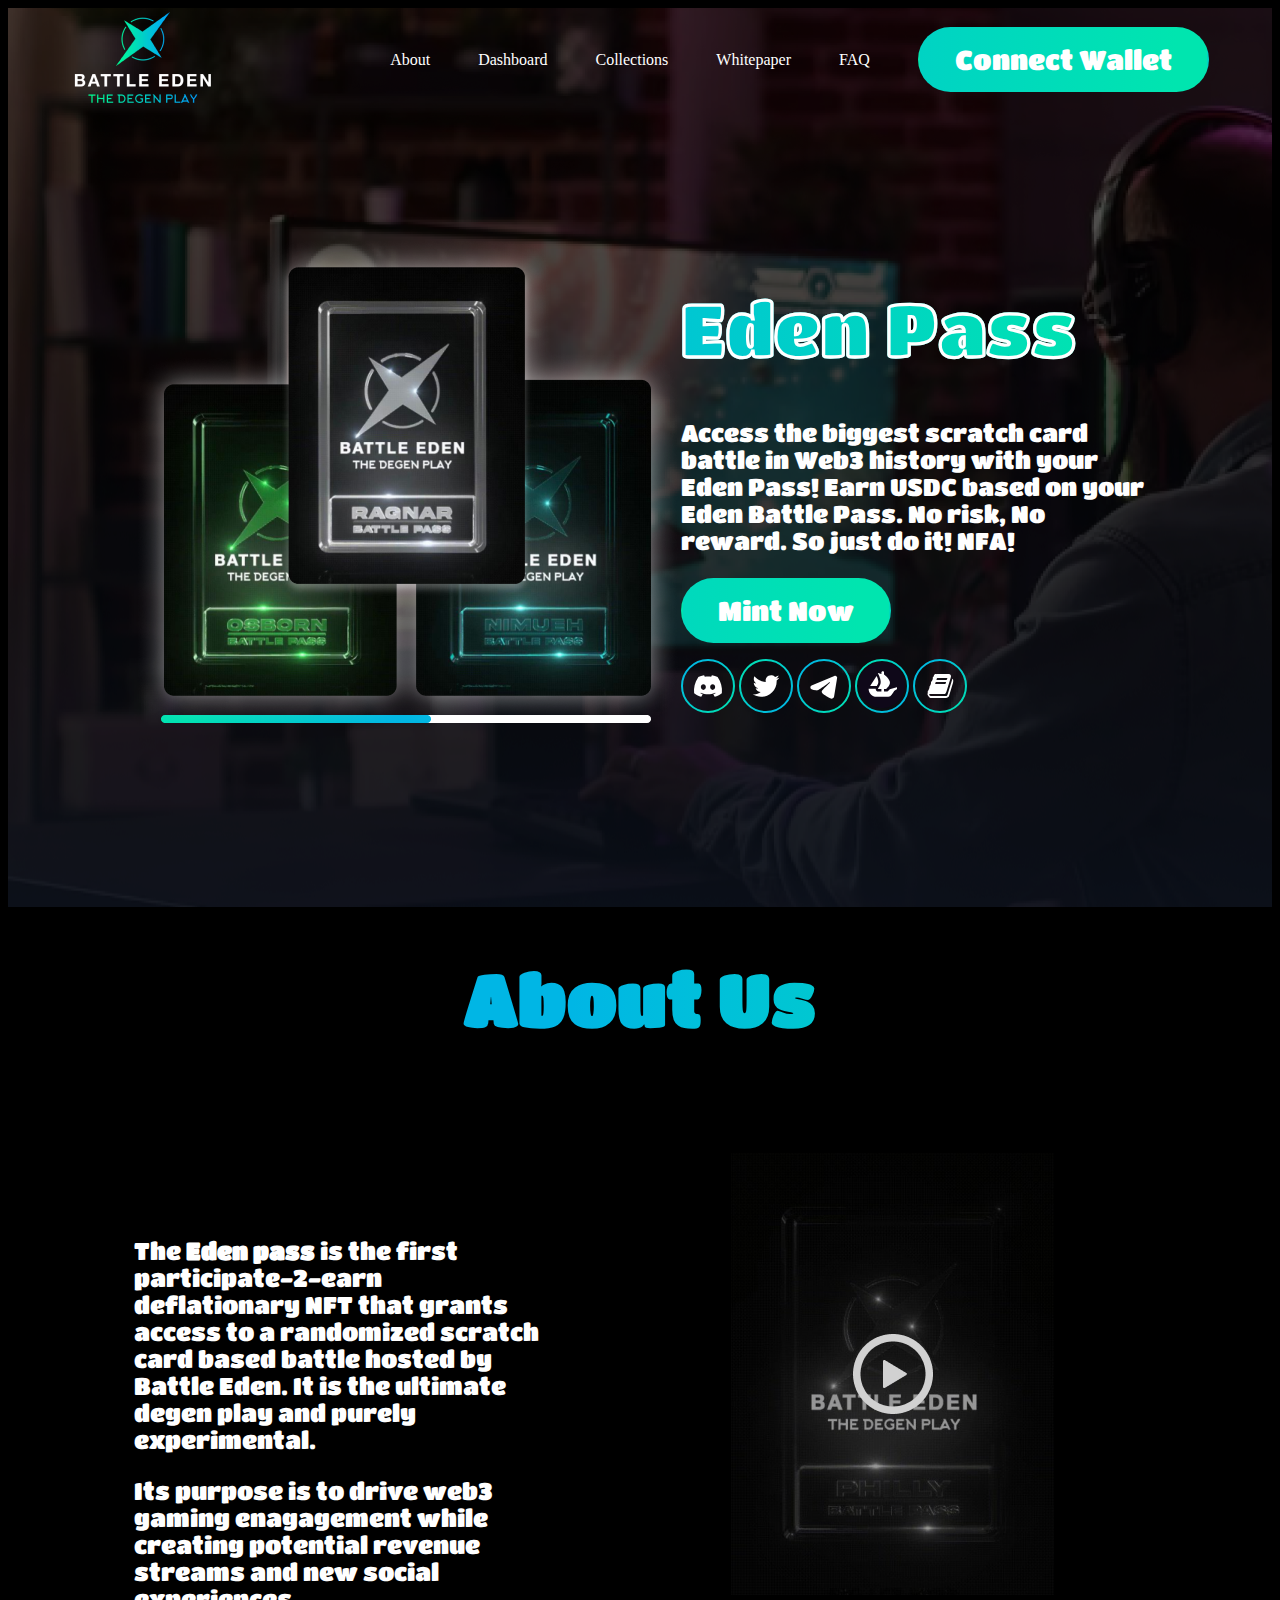
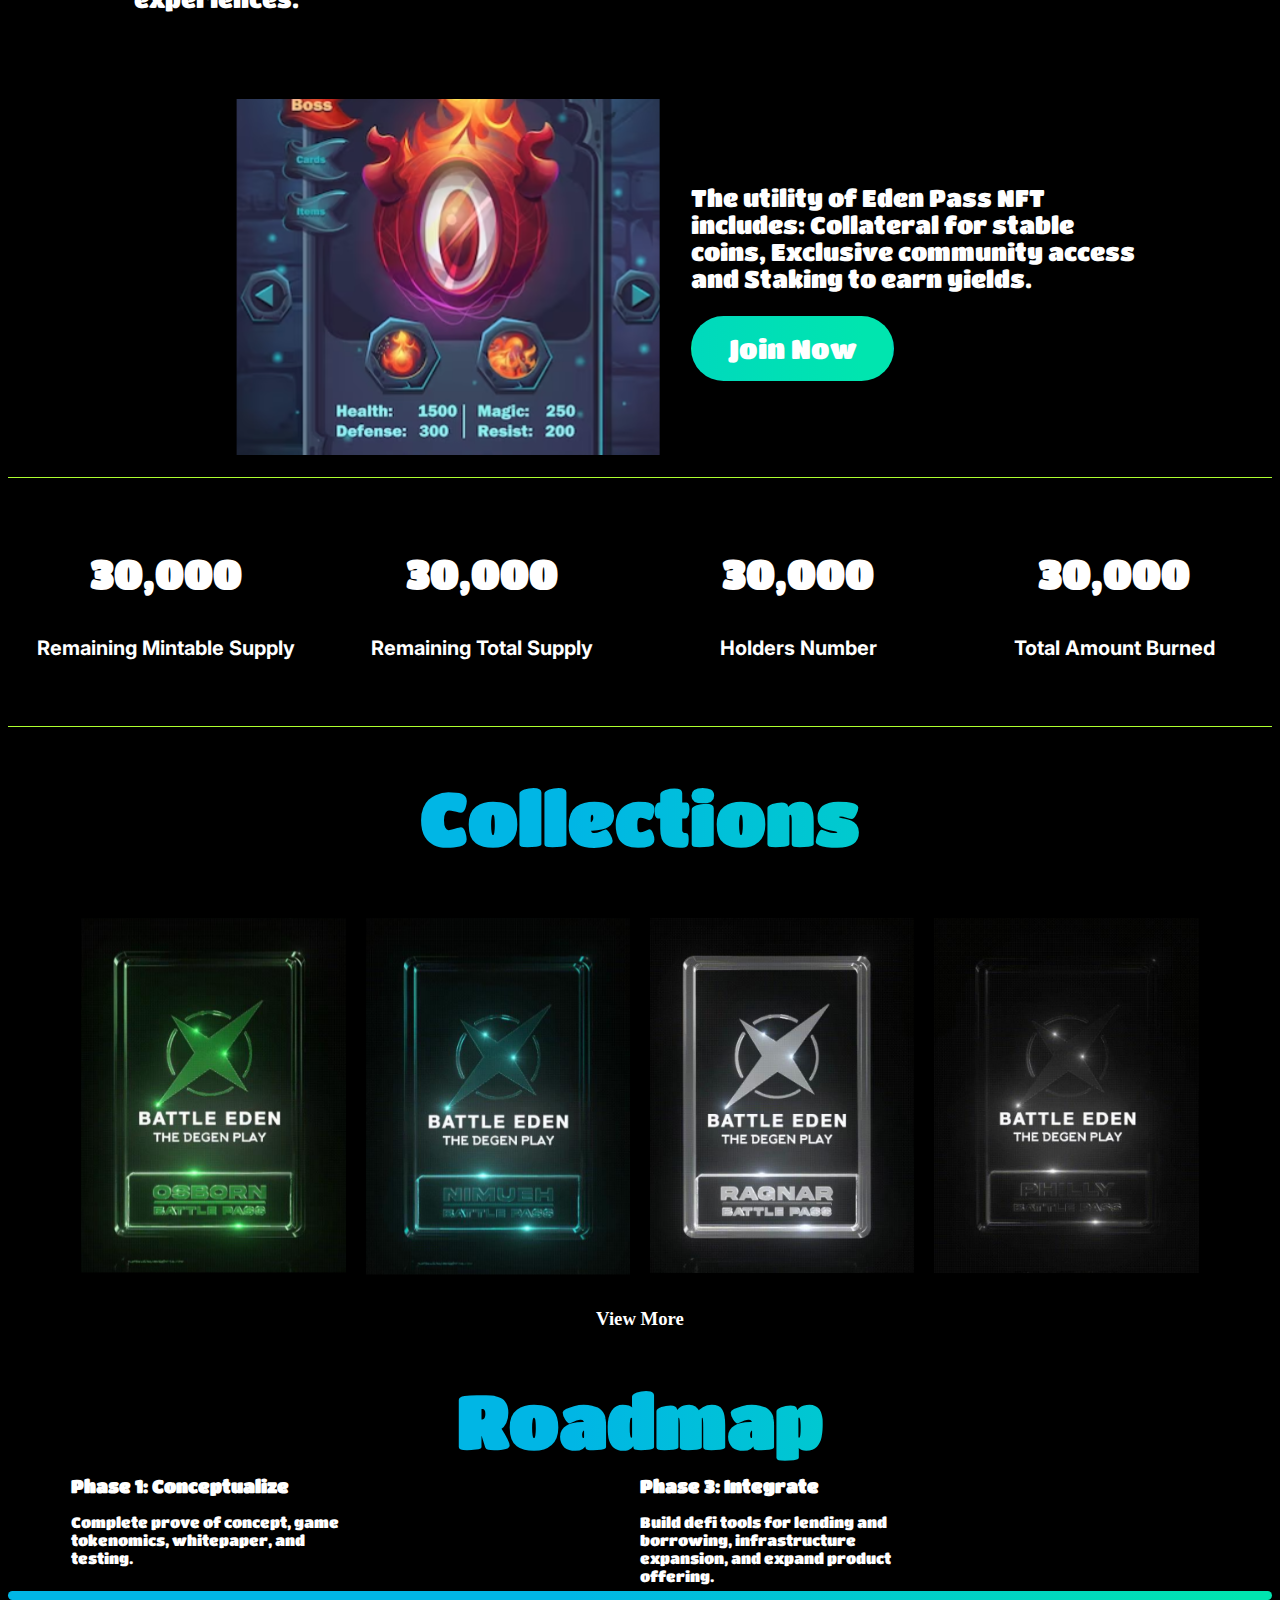
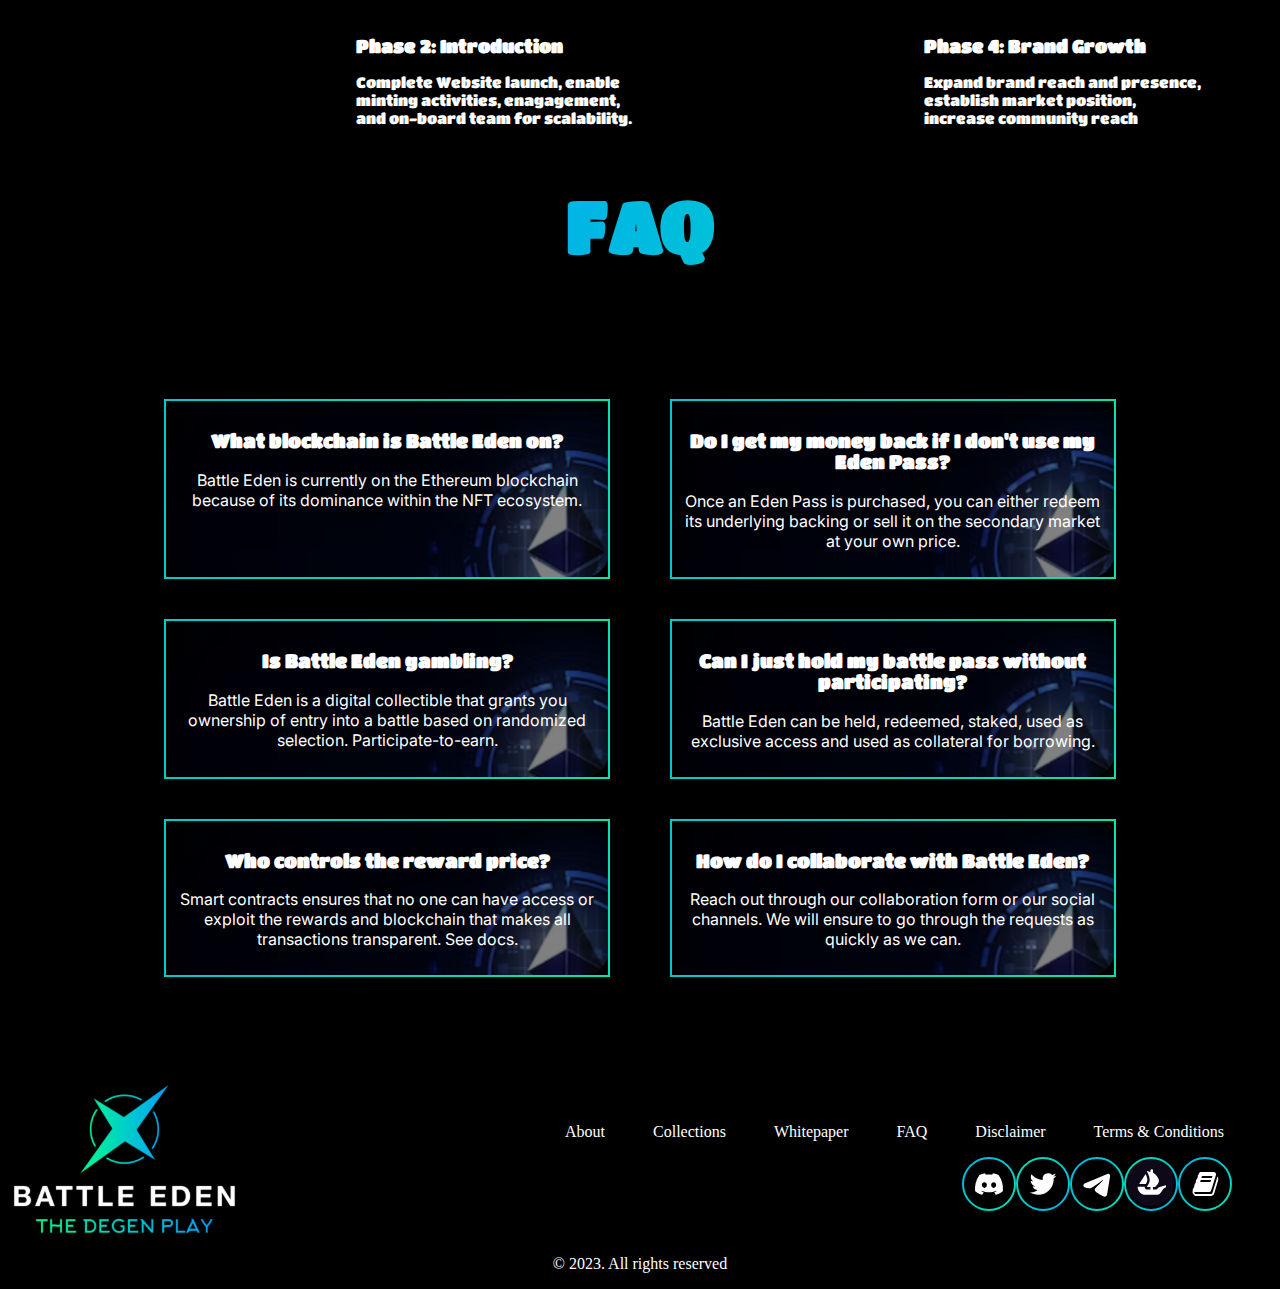
<file: index.html>
<!DOCTYPE html>
<html>
  <head>
    <meta name="viewport" content="width=device-width, initial-scale=1.0" />
    <link
      href="https://fonts.googleapis.com/css2?family=Titan+One&display=swap"
      rel="stylesheet"
    />
    <link rel="preconnect" href="https://fonts.googleapis.com" />
    <link rel="preconnect" href="https://fonts.gstatic.com" crossorigin />
    <link
      href="https://fonts.googleapis.com/css2?family=Inter:wght@100..900&display=swap"
      rel="stylesheet"
    />
    <link rel="stylesheet" type="text/css" href="css/main.css" />
    <title>Battle Eden</title>
  </head>

  <body>
    <div id="hero-section">
      <nav>
        <div id="nav-parent">
          <div>
            <img src="imgs/logo.png" alt="Logo" />
          </div>
          <div id="nav-right">
            <ul>
              <li>About</li>
              <li><a href="dashboard.html">Dashboard</a></li>
              <li>Collections</li>
              <li>Whitepaper</li>
              <li>FAQ</li>
              <button class="styled-buttons">Connect Wallet</button>
            </ul>
          </div>
        </div>
      </nav>

      <div id="hero-section-text">
        <div>
          <img src="imgs/Group 6.png" alt="" />
        </div>
        <div id="hero-section-text-right">
          <h1 id="hero-header">Eden Pass</h1>
          <p id="hero-text">
            Access the biggest scratch card battle in Web3 history with your
            Eden Pass! Earn USDC based on your Eden Battle Pass. No risk, No
            reward. So just do it! NFA!
          </p>
          <button class="styled-buttons">Mint Now</button>
          <div id="hero-icons">
            <img src="imgs/discord.svg" alt="" />
            <img src="imgs/twitter.svg" alt="" />
            <img src="imgs/telegram.svg" alt="" />
            <img src="imgs/opensea.svg" alt="" />
            <img src="imgs/whitepaper.svg" alt="" />
          </div>
        </div>
      </div>
    </div>

    <div>
      <h1 style="text-align: center">About Us</h1>
      <div id="section-two-a">
        <div id="section-two-textone">
          <p>
            The <b>Eden pass</b> is the first participate-2-earn deflationary
            NFT that grants access to a randomized scratch card based battle
            hosted by Battle Eden. It is the ultimate degen play and purely
            experimental.
          </p>
          <p>
            Its purpose is to drive web3 gaming enagagement while creating
            potential revenue streams and new social experiences.
          </p>
        </div>
        <div id="section-two-imageone">
          <img src="imgs/Group 1.png" alt="" id="first-img-vid" />
        </div>
      </div>
    </div>
    <div id="section-two-b">
      <div id="section-two-imagetwo">
        <img src="imgs/image 3.png" alt="" />
      </div>
      <div id="section-two-texttwo">
        <p>
          The utility of Eden Pass NFT includes: Collateral for stable coins,
          Exclusive community access and Staking to earn yields.
        </p>
        <button class="styled-buttons">Join Now</button>
      </div>
    </div>
    <br />

    <div>
      <div id="number-samples">
        <div class="numbers">
          <h3 class="headed-num">30,000</h3>
          <h5 class="headed-text">Remaining Mintable Supply</h5>
        </div>
        <div class="numbers">
          <h3 class="headed-num">30,000</h3>
          <h5 class="headed-text">Remaining Total Supply</h5>
        </div>
        <div class="numbers">
          <h3 class="headed-num">30,000</h3>
          <h5 class="headed-text">Holders Number</h5>
        </div>
        <div class="numbers">
          <h3 class="headed-num">30,000</h3>
          <h5 class="headed-text">Total Amount Burned</h5>
        </div>
      </div>
    </div>

    <div>
      <h1 style="text-align: center">Collections</h1>
      <div id="collected-parent">
        <div id="collected">
          <div class="collected-groups">
            <img src="imgs/Screenshot_126.svg" alt="" class="collected-imgs" />
          </div>
          <div class="collected-groups">
            <img src="imgs/Screenshot_51.svg" alt="" class="collected-imgs" />
          </div>
          <div class="collected-groups">
            <img src="imgs/Screenshot_55.svg" alt="" class="collected-imgs" />
          </div>
          <div class="collected-groups">
            <img src="imgs/Screenshot_50 2.svg" alt="" class="collected-imgs" />
          </div>
        </div>
      </div>
      <h3 id="align_h3">View More</h3>
    </div>

    <!-- this is a road map section -->
    <div>
      <h1 style="text-align: center">Roadmap</h1>
      <div class="box"></div>
      <br />
      <div id="roadmap-section">
        <div class="road-higher">
          <h3>Phase 1: Conceptualize</h3>
          <p>
            Complete prove of concept, game tokenomics, whitepaper, and testing.
          </p>
        </div>
        <div class="road-lower">
          <h3>Phase 2: Introduction</h3>
          <p>
            Complete Website launch, enable minting activities, enagagement, and
            on-board team for scalability.
          </p>
        </div>
        <div class="road-higher">
          <h3>Phase 3: Integrate</h3>
          <p>
            Build defi tools for lending and borrowing, infrastructure
            expansion, and expand product offering.
          </p>
        </div>
        <div class="road-lower">
          <h3>Phase 4: Brand Growth</h3>
          <p>
            Expand brand reach and presence, establish market position, increase
            community reach
          </p>
        </div>
      </div>
    </div>

    <br />
    <br />
    <br />

    <div>
      <h1 style="text-align: center">FAQ</h1>
      <div id="FAQ-grid">
        <div class="FAQ-content">
          <h3 class="FAQ-content-header">What blockchain is Battle Eden on?</h3>
          <p>
            Battle Eden is currently on the Ethereum blockchain because of its
            dominance within the NFT ecosystem.
          </p>
        </div>

        <div class="FAQ-content">
          <h3 class="FAQ-content-header">
            Do I get my money back if I don't use my Eden Pass?
          </h3>
          <p>
            Once an Eden Pass is purchased, you can either redeem its underlying
            backing or sell it on the secondary market at your own price.
          </p>
        </div>

        <div class="FAQ-content">
          <h3 class="FAQ-content-header">Is Battle Eden gambling?</h3>
          <p>
            Battle Eden is a digital collectible that grants you ownership of
            entry into a battle based on randomized selection.
            Participate-to-earn.
          </p>
        </div>

        <div class="FAQ-content">
          <h3 class="FAQ-content-header">
            Can I just hold my battle pass without participating?
          </h3>
          <p>
            Battle Eden can be held, redeemed, staked, used as exclusive access
            and used as collateral for borrowing.
          </p>
        </div>

        <div class="FAQ-content">
          <h3 class="FAQ-content-header">Who controls the reward price?</h3>
          <p>
            Smart contracts ensures that no one can have access or exploit the
            rewards and blockchain that makes all transactions transparent. See
            docs.
          </p>
        </div>

        <div class="FAQ-content">
          <h3 class="FAQ-content-header">
            How do I collaborate with Battle Eden?
          </h3>
          <p>
            Reach out through our collaboration form or our social channels. We
            will ensure to go through the requests as quickly as we can.
          </p>
        </div>
      </div>
    </div>
    <br />
    <div id="footer">
      <img src="imgs/logolarge.svg" alt="" />
      <div class="footer-section-right">
        <div>
          <ul>
            <li>About</li>
            <li>Collections</li>
            <li>Whitepaper</li>
            <li>FAQ</li>
            <li>Disclaimer</li>
            <li>Terms & Conditions</li>
          </ul>
        </div>
        <div id="footer-images">
          <img src="imgs/discord.svg" alt="" />
          <img src="imgs/twitter.svg" alt="" />
          <img src="imgs/telegram.svg" alt="" />
          <img src="imgs/opensea.svg" alt="" />
          <img src="imgs/whitepaper.svg" alt="" />
        </div>
      </div>
    </div>
    <p style="text-align: center">&copy 2023. All rights reserved</p>
  </body>
</html>
</file>
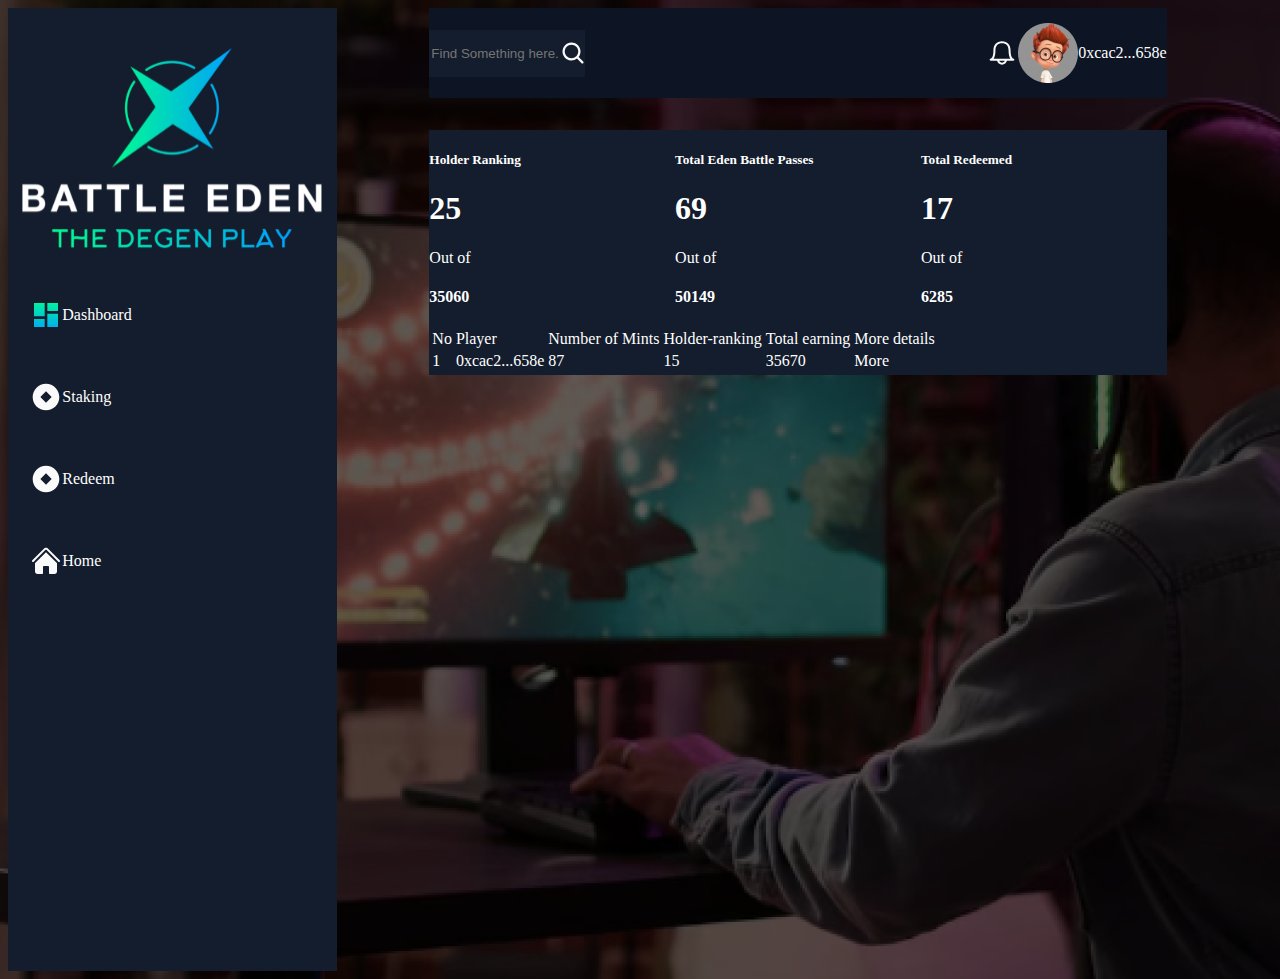
<file: dashboard.html>
<!DOCTYPE html>
<html>
  <head>
    <link rel="stylesheet" href="css/dashboard.css" />
    <title>Dashboard|Battle Eden</title>
  </head>
  <body>
    <div id="nav-bar">
      <img src="imgs/logo-dashboard.svg" alt="" />
      <br />
      <div class="nav-bar-section">
        <img src="imgs/dashboard-logo.svg" alt="" />
        <p class="nav-bar-text">Dashboard</p>
      </div>
      <div class="nav-bar-section">
        <img src="imgs/copper-coin.svg" alt="" />
        <p class="nav-bar-text">Staking</p>
      </div>
      <div class="nav-bar-section">
        <img src="imgs/copper-coin.svg" alt="" />
        <p class="nav-bar-text">Redeem</p>
      </div>
      <div class="nav-bar-section">
        <img src="imgs/home-icon.svg" alt="" />
        <p class="nav-bar-text">Home</p>
      </div>
    </div>
    <div id="dash-info">
      <div id="info-section">
        <div id="search-bar-holder">
          <input
            type="text"
            placeholder="Find Something here..."
            id="search-bar"
          />
          <img src="imgs/search-icon.svg" alt="" />
        </div>
        <div id="info-section-right">
          <img src="imgs/bell-icon.svg" alt="" />
          <img src="imgs/save 1.png" alt="" />
          <p>0xcac2...658e</p>
        </div>
      </div>
      <div id="main-content">
        <div id="sold-items">
          <div>
            <h5>Holder Ranking</h5>
            <h1>25</h1>
            <p>Out of</p>
            <h4>35060</h4>
          </div>
          <div>
            <h5>Total Eden Battle Passes</h5>
            <h1>69</h1>
            <p>Out of</p>
            <h4>50149</h4>
          </div>
          <div>
            <h5>Total Redeemed</h5>
            <h1>17</h1>
            <p>Out of</p>
            <h4>6285</h4>
          </div>
        </div>
        <div>
          <table>
            <tr>
              <td>No</td>
              <td>Player</td>
              <td>Number of Mints</td>
              <td>Holder-ranking</td>
              <td>Total earning</td>
              <td>More details</td>
            </tr>
            <tr>
              <td>1</td>
              <td>0xcac2...658e</td>
              <td>87</td>
              <td>15</td>
              <td>35670</td>
              <td>More</td>
            </tr>
            <tr></tr>
          </table>
        </div>
      </div>
    </div>
  </body>
</html>
</file>
<file: css/main.css>
body {
  color: white;
  background-color: black;
}

#hero-section {
  background-image: url(../imgs/Group\ 3.png);
  background-repeat: no-repeat;
  padding-bottom: 4%;
}

nav {
  display: flex;
  justify-content: center;
  align-items: center;
}

#nav-parent {
  display: flex;
  justify-content: space-between;
  align-items: center;
  width: 90%;
}

ul {
  list-style: none;
  display: flex;
  flex-direction: row;
  align-items: center;
  color: white;
}

li {
  padding: 0rem 3rem 0rem 0rem;
  align-items: center;
}

#hero-section-text {
  margin: 10% 10% 10% 10%;
  display: grid;
  grid-template-columns: repeat(2, 1fr);
}

#hero-header {
  font-family: "Titan One", sans-serif;
  font-size: 73px;
  background-image: linear-gradient(to left, #00e5af 30px, #00b6e5 700px);
  -webkit-background-clip: text;
  -webkit-text-stroke: 1px white;
  color: transparent;
}

h1 {
  font-family: "Titan One", sans-serif;
  font-size: 73px;
  background-image: linear-gradient(to left, #00e5af 30px, #00b6e5 700px);
  -webkit-background-clip: text;
  color: transparent;
}

#hero-text {
  font-size: 24px;
  font-family: "Titan One", sans-serif;
}

.styled-buttons {
  background-image: linear-gradient(to left, #00e5af 30px, #00b6e5 700px);
  padding: 15px 35px 15px 35px;
  border-radius: 500px;
  border-color: transparent;
  color: white;
  font-size: 27px;
  font-family: "Titan One", sans-serif;
}

#hero-icons {
  padding-top: 1rem;
}

#section-two-a {
  display: flex;
  flex-direction: row;
  padding: 5%;
  width: 80%;
  margin: 0 auto;
}

#section-two-textone {
  align-items: center;
  justify-content: center;
  padding-top: 6%;
  font-size: 24px;
  width: 50%;
  font-family: "Titan One", sans-serif;
}

#section-two-imageone {
  width: 50%;
  padding-left: 18%;
}

#section-two-b {
  display: flex;
  flex-direction: row;
  width: 80%;
  margin: 0 auto;
}

#section-two-imagetwo {
  width: 50%;
  padding-left: 10%;
}

#section-two-texttwo {
  align-items: center;
  justify-content: center;
  padding-top: 6%;
  font-size: 24px;
  width: 50%;
  font-family: "Titan One", sans-serif;
}

#number-samples {
  display: grid;
  grid-template-columns: repeat(4, 1fr);
  border-top: 1px solid greenyellow;
  border-bottom: 1px solid greenyellow;
}

.numbers {
  padding-top: 2rem;
  padding-bottom: 2rem;
  align-items: center;
  text-align: center;
}

.headed-num {
  font-family: "Titan One", sans-serif;
  font-size: 40px;
}

.headed-text {
  font-size: 20px;
  font-family: "Inter", sans-serif;
}

#collected-parent {
  display: flex;
  flex-direction: row;
  margin-left: 5%;
  width: 90%;
  justify-content: center;
  align-items: center;
}

#collected {
  display: grid;
  grid-template-columns: repeat(4, 1fr);
  justify-content: space-between;
}

.collected-imgs {
  width: 100%;
}
.collected-groups {
  padding: 10px;
}

.box {
  transform: translateY(5rem);
  width: 100%;
  height: 1vh;
  background-image: linear-gradient(to left, #00e5af 30px, #00b6e5 700px);
  border-radius: 400px;
}

#roadmap-section {
  justify-content: center;
  margin: 0 auto;
  width: 90%;
  display: grid;
  grid-template-columns: repeat(4, 1fr);
  font-family: "Titan One", sans-serif;
  font-size: 15px;
}

.road-higher {
  transform: translateY(-5rem);
}

.road-lower {
  transform: translateY(5rem);
}

#FAQ-grid {
  padding: 5%;
  width: 80%;
  margin: 0 auto;
  display: grid;
  grid-template-columns: repeat(2, 1fr);
}

.FAQ-content {
  padding: 2% 2% 2% 2%;
  background-image: url(../imgs/image\ 4.svg);
  text-align: center;
  margin: 20px 30px 20px 30px;
  border: 4px solid transparent;
  border-image: linear-gradient(to left, #00e5af 30px, #00b6e5 700px) 30;
  border-width: 2px;
  border-radius: 30px;
  font-family: "Inter", sans-serif;
}

#footer {
  display: flex;
  flex-direction: row;
  justify-content: space-between;
  align-items: center;
}

.footer-section-right {
  justify-content: center;
}

#footer-images {
  display: flex;
  flex-direction: row;
  justify-content: end;
  margin-right: 40px;
}

.FAQ-content-header {
  font-family: "Titan One", sans-serif;
}

a {
  text-decoration: none;
  color: white;
}

#align_h3 {
  text-align: center;
}
</file>
<file: css/dashboard.css>
body {
  background-image: url(../imgs/background.png);
  color: white;
  display: grid;
  grid-template-columns: repeat(12, 1fr);
}

/* Dashboard Nav */

#nav-bar {
  padding: 10% 2% 10% 2%;
  background: rgba(20, 29, 45, 1);
  width: 100%;
  display: flex;
  flex-direction: column;
  height: 100vh;
  grid-column: 1/4;
}

.nav-bar-text {
  display: inline;
}

.nav-bar-section {
  display: flex;
  padding: 1rem;
}

/* Main Dashboard */

#dash-info {
  grid-column: 5/12;
  display: flex;
  flex-direction: column;
  gap: 2rem;
}

#info-section {
  width: 100%;
  display: flex;
  flex-direction: row;
  background: rgba(13, 21, 36, 1);
  height: 10vh;
  align-items: center;
  /* padding: 5px 20px 5px 10px; */
}

#info-section-right {
  width: 80%;
  display: flex;
  flex-direction: row;
  justify-content: flex-end;
  align-items: center;
}

#search-bar-holder {
  background: rgba(20, 29, 45, 1);
  align-items: center;
  display: flex;
}

#search-bar {
  height: 5vh;
  background: rgba(20, 29, 45, 1);
  border: 0px;
  width: 10vw;
}

#main-content {
  width: 100%;
  background: rgba(20, 29, 45, 1);
}

#sold-items {
  display: grid;
  grid-template-columns: repeat(3, 1fr);
}
</file>
